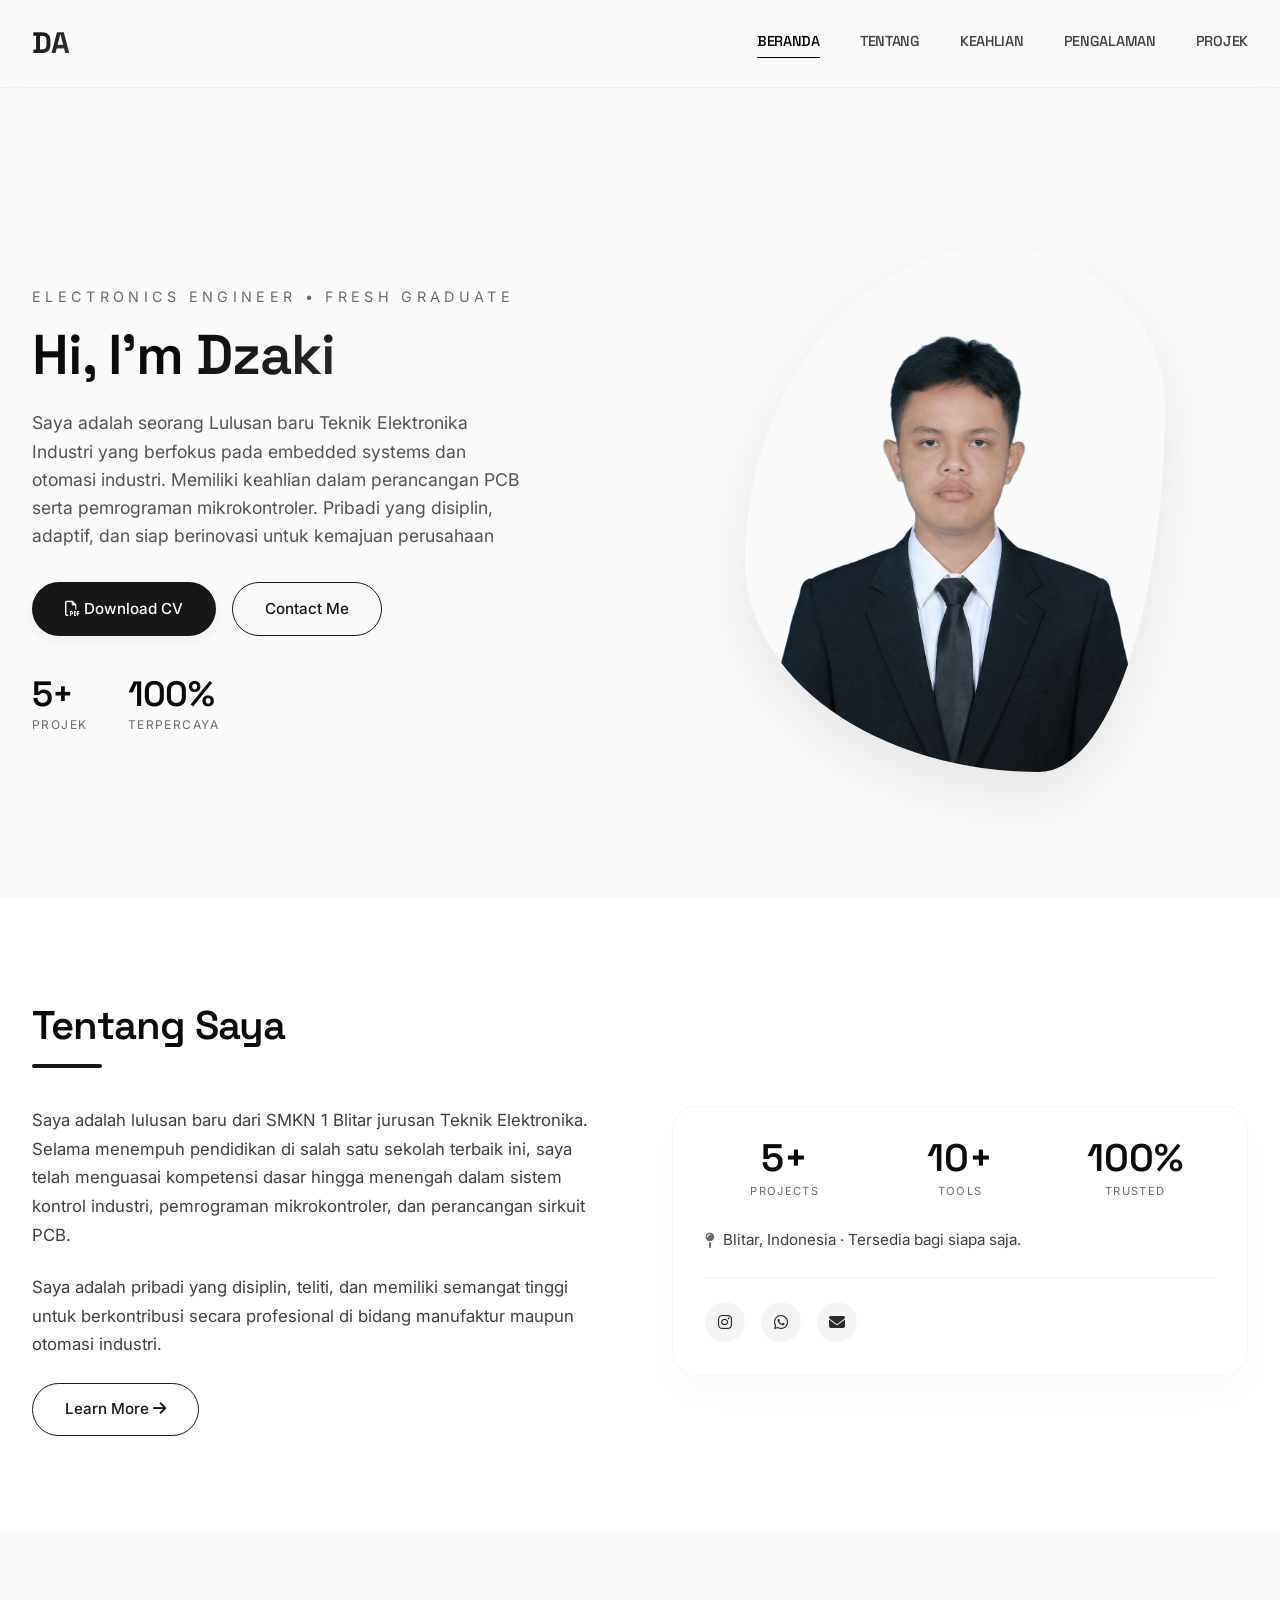
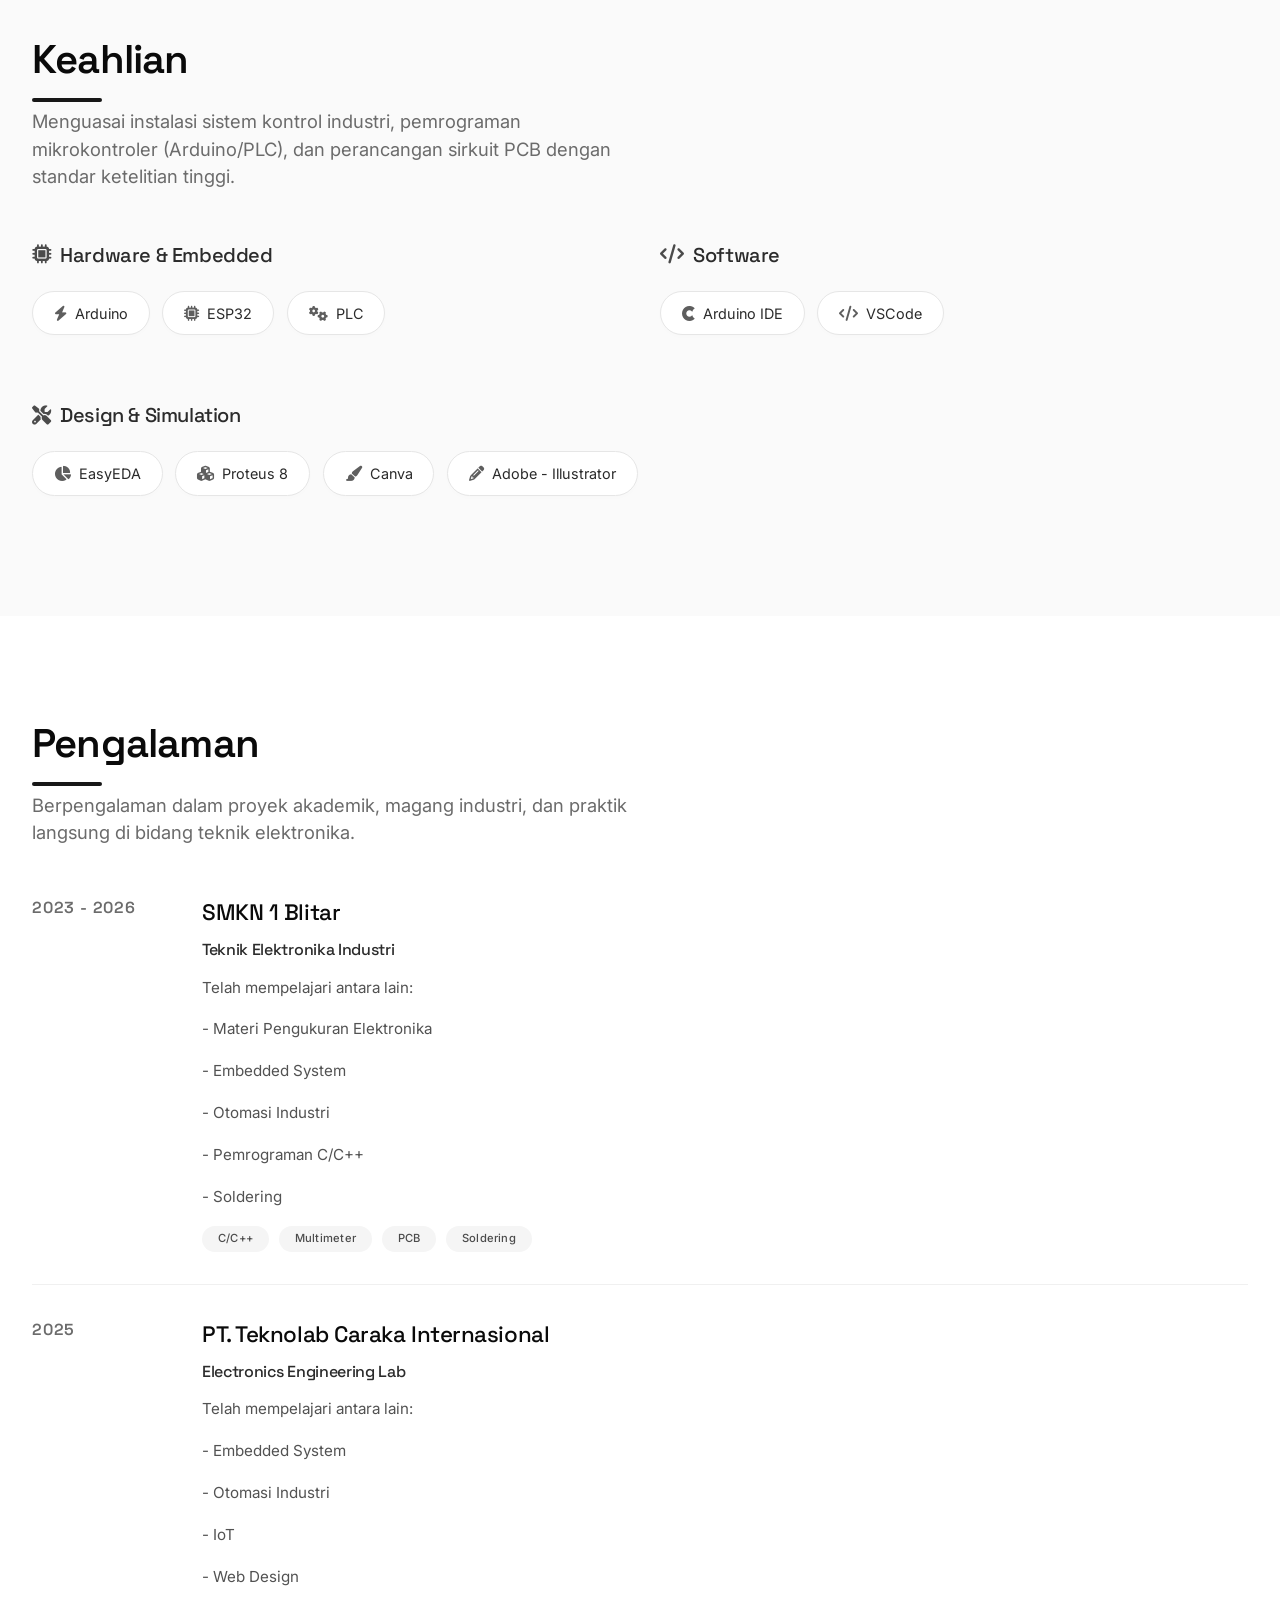
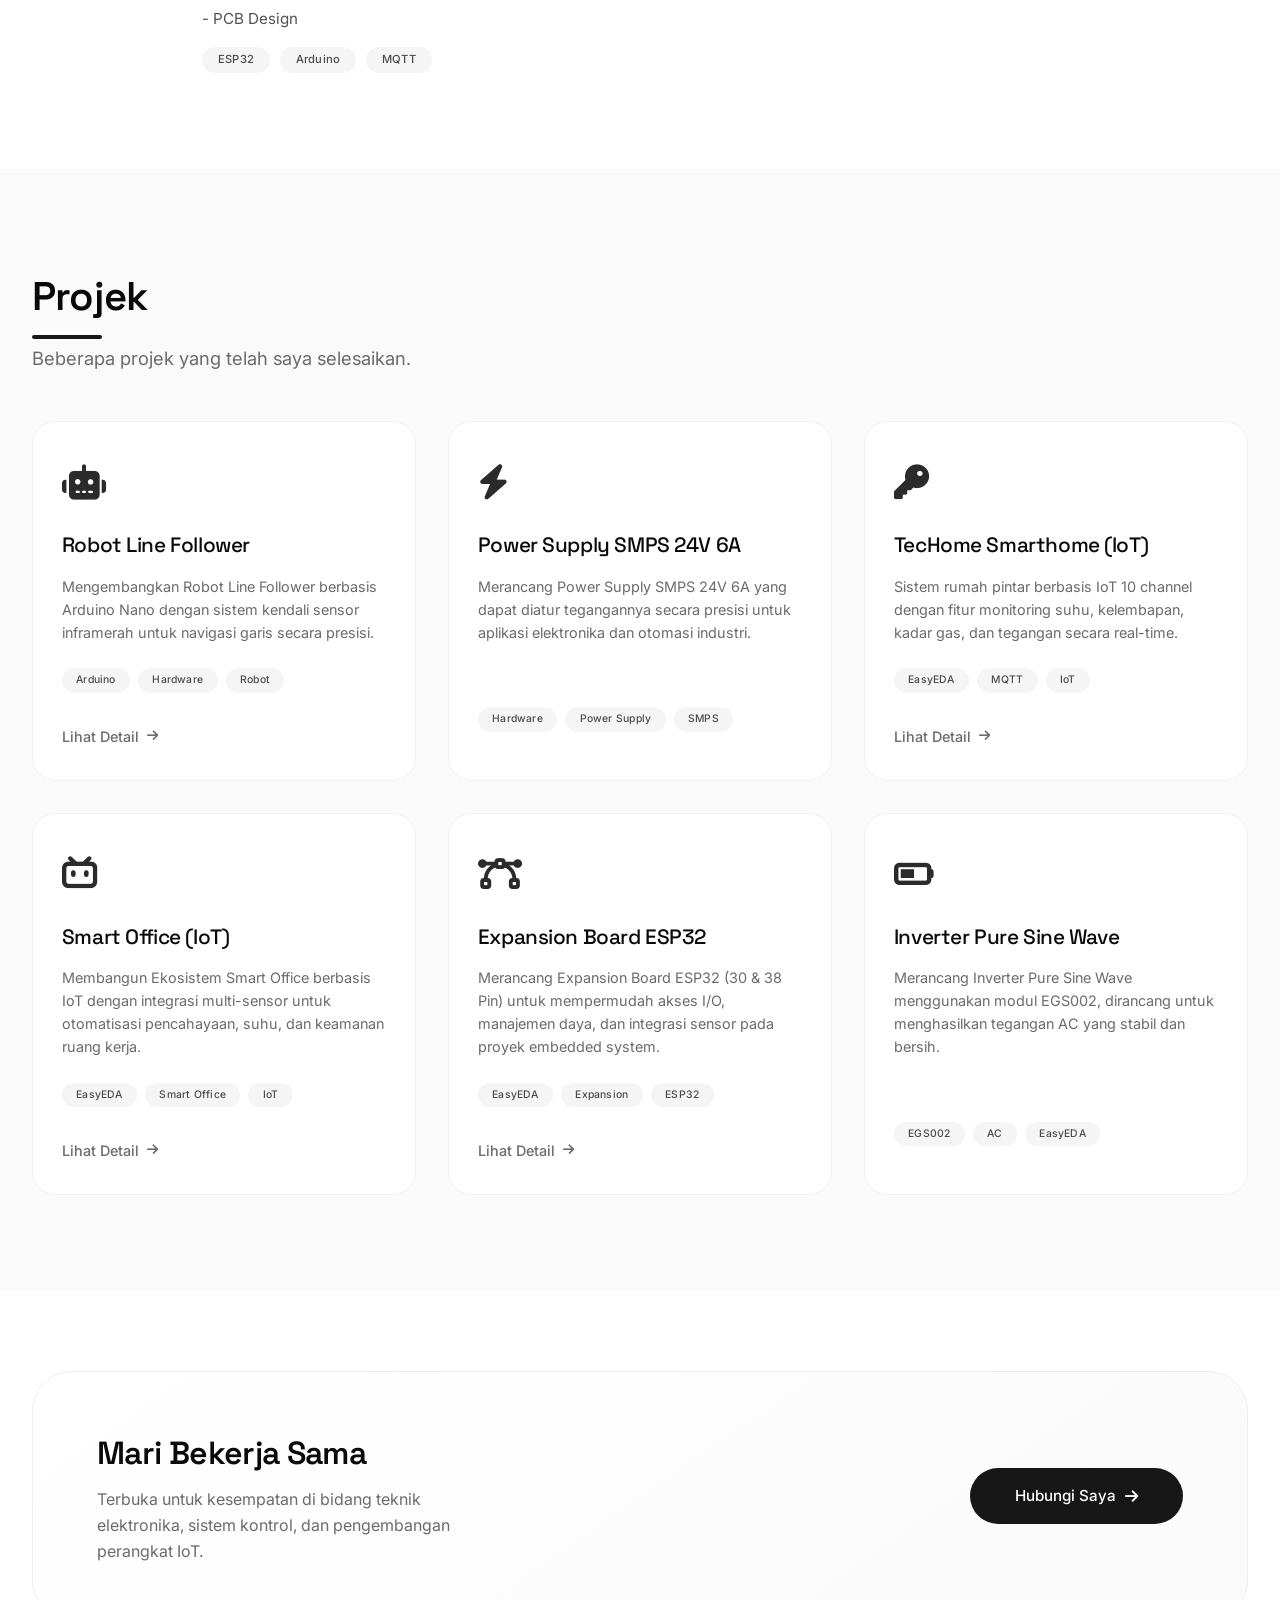
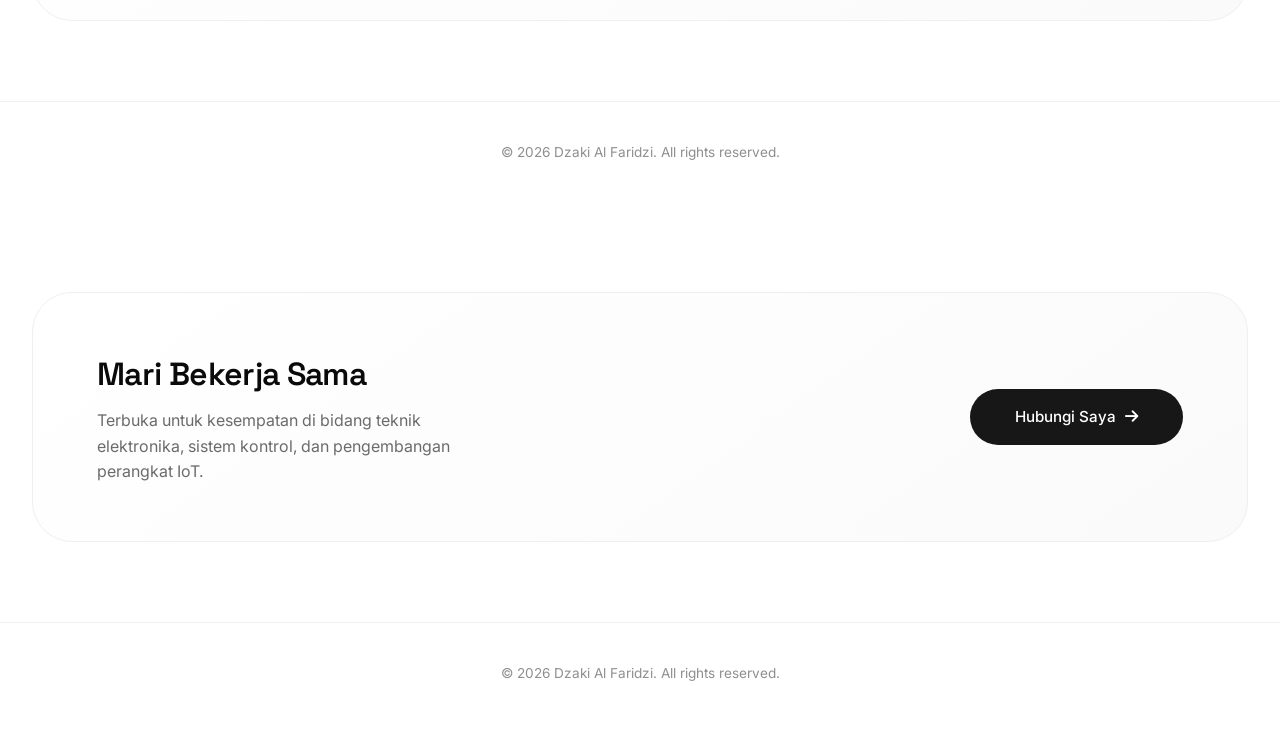
<file: index.html>
<!DOCTYPE html>
<html lang="en">
  <head>
    <meta charset="UTF-8" />
    <meta name="viewport" content="width=device-width, initial-scale=1.0" />
    <title>Electronics Engineer - Dzaki Al Faridzi</title>

    <!-- Font Awesome 6 -->
    <link
      rel="stylesheet"
      href="https://cdnjs.cloudflare.com/ajax/libs/font-awesome/6.4.0/css/all.min.css"
    />

    <!-- Google Fonts -->
    <link
      href="https://fonts.googleapis.com/css2?family=Inter:wght@300;400;500;600;700&family=Space+Grotesk:wght@400;500;600&display=swap"
      rel="stylesheet"
    />

    <!-- Custom CSS -->
    <link rel="stylesheet" href="style.css" />
  </head>
  <body>
    <!-- HEADER / NAVIGATION -->
    <header>
      <div class="container">
        <nav>
          <a href="#home" class="logo">DA</a>
          <div class="nav-links">
            <a href="#home" class="nav-link active">Beranda</a>
            <a href="#about" class="nav-link">Tentang</a>
            <a href="#skills" class="nav-link">Keahlian</a>
            <a href="#experience" class="nav-link">Pengalaman</a>
            <a href="#projects" class="nav-link">Projek</a>
          </div>
          <div class="hamburger">
            <span></span>
            <span></span>
            <span></span>
          </div>
        </nav>
      </div>
    </header>

    <main>
      <!-- HOME SECTION -->
      <section id="home" class="hero-section">
        <div class="container">
          <div class="hero">
            <div class="hero-content">
              <span class="hero-subtitle"
                >Electronics Engineer • Fresh Graduate</span
              >
              <h1 class="hero-title">
                Hi, I'm <span class="highlight">Dzaki</span>
              </h1>
              <p class="hero-description">
                Saya adalah seorang Lulusan baru Teknik Elektronika Industri yang
                berfokus pada embedded systems dan otomasi industri. Memiliki
                keahlian dalam perancangan PCB serta pemrograman mikrokontroler.
                Pribadi yang disiplin, adaptif, dan siap berinovasi untuk
                kemajuan perusahaan
              </p>
              <div class="hero-cta">
                <a href="#" class="btn btn-primary" id="download-cv-btn">
                  <i class="far fa-file-pdf"></i> Download CV
                </a>
                <a href="#contact" class="btn btn-outline">Contact Me</a>
              </div>
              <div class="hero-stats">
                <div class="stat-item">
                  <h3 class="stat-number">5+</h3>
                  <p class="stat-label">Projek</p>
                </div>
                <div class="stat-item">
                  <h3 class="stat-number">100%</h3>
                  <p class="stat-label">Terpercaya</p>
                </div>
              </div>
            </div>
            <div class="hero-visual">
              <img src="assets/images/jakii2.png" alt="Dzaki Photo" class="hero-image" />
            </div>
          </div>
        </div>
      </section>

      <!-- ABOUT SECTION -->
      <section id="about" class="about-section">
        <div class="container">
          <h2 class="section-title">Tentang Saya</h2>
          <div class="about-grid">
            <div class="about-text">
              <p class="about-paragraph">
                Saya adalah lulusan baru dari SMKN 1 Blitar
                jurusan Teknik Elektronika. Selama menempuh pendidikan di salah
                satu sekolah terbaik ini, saya telah menguasai kompetensi
                dasar hingga menengah dalam sistem kontrol industri, pemrograman
                mikrokontroler, dan perancangan sirkuit PCB.
              </p>
              <p class="about-paragraph">
                Saya adalah pribadi yang disiplin, teliti, dan memiliki semangat
                tinggi untuk berkontribusi secara profesional di bidang
                manufaktur maupun otomasi industri.
              </p>
              <a href="#" class="btn-outline btn" id="learn-more-btn">
                Learn More <i class="fas fa-arrow-right"></i>
              </a>
            </div>
            <div class="experience-badge">
              <div class="exp-stats">
                <div class="exp-stat">
                  <div class="number">5+</div>
                  <div class="label">Projects</div>
                </div>
                <div class="exp-stat">
                  <div class="number">10+</div>
                  <div class="label">Tools</div>
                </div>
                <div class="exp-stat">
                  <div class="number">100%</div>
                  <div class="label">Trusted</div>
                </div>
              </div>
              <div class="location-info">
                <i class="fas fa-map-pin"></i>
                <span>Blitar, Indonesia · Tersedia bagi siapa saja.</span>
              </div>
              <div class="social-links">
                <a href="#" class="social-link" aria-label="Instagram">
                  <i class="fa-brands fa-instagram"></i>
                </a>
                <a href="#" class="social-link" aria-label="WhatsApp">
                  <i class="fa-brands fa-whatsapp"></i>
                </a>
                <a href="#" class="social-link" aria-label="Email">
                  <i class="fas fa-envelope"></i>
                </a>
              </div>
            </div>
          </div>
        </div>
      </section>

      <!-- SKILLS SECTION -->
      <section id="skills" class="skills-section">
        <div class="container">
          <h2 class="section-title">Keahlian</h2>
          <p class="section-subhead">
            Menguasai instalasi sistem kontrol industri, pemrograman
            mikrokontroler (Arduino/PLC), dan perancangan sirkuit PCB dengan
            standar ketelitian tinggi.
          </p>

          <div class="skills-grid">
            <div class="skills-category">
              <h3 class="category-title">
                <i class="fas fa-microchip"></i> Hardware & Embedded
              </h3>
              <div class="skill-tags">
                <span class="skill-tag">
                  <i class="fas fa-bolt"></i> Arduino
                </span>
                <span class="skill-tag">
                  <i class="fas fa-microchip"></i> ESP32
                </span>
                <span class="skill-tag"> <i class="fas fa-cogs"></i> PLC </span>
              </div>
            </div>

            <div class="skills-category">
              <h3 class="category-title">
                <i class="fas fa-code"></i> Software
              </h3>
              <div class="skill-tags">
                <span class="skill-tag">
                  <i class="fa-brands fa-cuttlefish"></i> Arduino IDE
                </span>
                <span class="skill-tag">
                  <i class="fa-solid fa-code"></i> VSCode
                </span>
              </div>
            </div>
          </div>

          <div class="skills-category design-skills">
            <h3 class="category-title">
              <i class="fas fa-tools"></i> Design & Simulation
            </h3>
            <div class="skill-tags">
              <span class="skill-tag">
                <i class="fas fa-chart-pie"></i> EasyEDA
              </span>
              <span class="skill-tag">
                <i class="fas fa-cubes"></i> Proteus 8
              </span>
              <span class="skill-tag">
                <i class="fas fa-paint-brush"></i> Canva
              </span>
              <span class="skill-tag">
                <i class="fa-solid fa-pencil"></i> Adobe - Illustrator
              </span>
            </div>
          </div>
        </div>
      </section>

      <!-- EXPERIENCE SECTION -->
      <section id="experience" class="experience-section">
        <div class="container">
          <h2 class="section-title">Pengalaman</h2>
          <p class="section-subhead">
            Berpengalaman dalam proyek akademik, magang industri, dan praktik
            langsung di bidang teknik elektronika.
          </p>

          <div class="exp-item">
            <div class="exp-year">2023 - 2026</div>
            <div class="exp-detail">
              <h4 class="exp-title">SMKN 1 Blitar</h4>
              <h5 class="exp-company">Teknik Elektronika Industri</h5>
              <p class="exp-description">Telah mempelajari antara lain:</p>
              <p class="exp-description">- Materi Pengukuran Elektronika</p>
              <p class="exp-description">- Embedded System</p>
              <p class="exp-description">- Otomasi Industri</p>
              <p class="exp-description">- Pemrograman C/C++</p>
              <p class="exp-description">- Soldering</p>
              <div class="exp-tags">
                <span>C/C++</span>
                <span>Multimeter</span>
                <span>PCB</span>
                <span>Soldering</span>
              </div>
            </div>
          </div>

          <div class="exp-timeline">
            <div class="exp-item">
              <div class="exp-year">2025</div>
              <div class="exp-detail">
                <h4 class="exp-title">PT. Teknolab Caraka Internasional</h4>
                <h5 class="exp-company">Electronics Engineering Lab</h5>
                <p class="exp-description">Telah mempelajari antara lain:</p>
                <p class="exp-description">- Embedded System</p>
                <p class="exp-description">- Otomasi Industri</p>
                <p class="exp-description">- IoT</p>
                <p class="exp-description">- Web Design</p>
                <p class="exp-description">- PCB Design</p>
                <div class="exp-tags">
                  <span>ESP32</span>
                  <span>Arduino</span>
                  <span>MQTT</span>
                </div>
              </div>
            </div>
          </div>
        </div>
      </section>

     
      <!-- PROJECTS SECTION - DIPERBAIKI -->
      <section id="projects" class="projects-section">
        <div class="container">
          <h2 class="section-title">Projek</h2>
          <p class="section-subhead">
            Beberapa projek yang telah saya selesaikan.
          </p>

          <div class="projects-grid">
            <!-- Robot Line Follower -->
            <a href="projects/line-follower.html" class="project-card-link">
              <div class="project-card">
                <!-- PERBAIKAN: Path gambar yang benar -->
            
                <div class="project-icon">
                  <i class="fa-solid fa-robot"></i>
                </div>
                <h4 class="project-title">Robot Line Follower</h4>
                <p class="project-description">
                  Mengembangkan Robot Line Follower berbasis Arduino Nano dengan
                  sistem kendali sensor inframerah untuk navigasi garis secara presisi.
                </p>
                <div class="project-tags">
                  <span>Arduino</span>
                  <span>Hardware</span>
                  <span>Robot</span>
                </div>
                <span class="project-link-text">
                  Lihat Detail <i class="fas fa-arrow-right"></i>
                </span>
              </div>
            </a>

            <!-- Power Supply SMPS -->
            <a href="projects/smps.html" class="project-card-link">
              <div class="project-card">
               
                <div class="project-icon">
                  <i class="fa-solid fa-bolt"></i>
                </div>
                <h4 class="project-title">Power Supply SMPS 24V 6A</h4>
                <p class="project-description">
                  Merancang Power Supply SMPS 24V 6A yang dapat diatur tegangannya
                  secara presisi untuk aplikasi elektronika dan otomasi industri.
                </p>
                <div class="project-tags">
                  <span>Hardware</span>
                  <span>Power Supply</span>
                  <span>SMPS</span>
                </div>
               
              </div>
            </a>

            <!-- TecHome Smarthome -->
            <a href="projects/techome.html" class="project-card-link">
              <div class="project-card">
      
                <div class="project-icon">
                  <i class="fa-solid fa-key"></i>
                </div>
                <h4 class="project-title">TecHome Smarthome (IoT)</h4>
                <p class="project-description">
                  Sistem rumah pintar berbasis IoT 10 channel dengan fitur
                  monitoring suhu, kelembapan, kadar gas, dan tegangan secara real-time.
                </p>
                <div class="project-tags">
                  <span>EasyEDA</span>
                  <span>MQTT</span>
                  <span>IoT</span>
                </div>
                <span class="project-link-text">
                  Lihat Detail <i class="fas fa-arrow-right"></i>
                </span>
              </div>
            </a>

            <!-- Smart Office -->
            <a href="projects/smartoffice.html" class="project-card-link">
              <div class="project-card">
              
                <div class="project-icon">
                  <i class="fa-brands fa-bilibili"></i>
                </div>
                <h4 class="project-title">Smart Office (IoT)</h4>
                <p class="project-description">
                  Membangun Ekosistem Smart Office berbasis IoT dengan integrasi
                  multi-sensor untuk otomatisasi pencahayaan, suhu, dan keamanan ruang kerja.
                </p>
                <div class="project-tags">
                  <span>EasyEDA</span>
                  <span>Smart Office</span>
                  <span>IoT</span>
                </div>
                <span class="project-link-text">
                  Lihat Detail <i class="fas fa-arrow-right"></i>
                </span>
              </div>
            </a>

            <!-- Expansion Board -->
            <a href="projects/expansion.html" class="project-card-link">
              <div class="project-card">
             
                <div class="project-icon">
                  <i class="fa-solid fa-bezier-curve"></i>
                </div>
                <h4 class="project-title">Expansion Board ESP32</h4>
                <p class="project-description">
                  Merancang Expansion Board ESP32 (30 & 38 Pin) untuk mempermudah
                  akses I/O, manajemen daya, dan integrasi sensor pada proyek embedded system.
                </p>
                <div class="project-tags">
                  <span>EasyEDA</span>
                  <span>Expansion</span>
                  <span>ESP32</span>
                </div>
                <span class="project-link-text">
                  Lihat Detail <i class="fas fa-arrow-right"></i>
                </span>
              </div>
            </a>

            <!-- Inverter EGS002 -->
            <a href="projects/inverter.html" class="project-card-link">
              <div class="project-card">
               
                <div class="project-icon">
                  <i class="fa-solid fa-battery-half"></i>
                </div>
                <h4 class="project-title">Inverter Pure Sine Wave</h4>
                <p class="project-description">
                  Merancang Inverter Pure Sine Wave menggunakan modul EGS002,
                  dirancang untuk menghasilkan tegangan AC yang stabil dan bersih.
                </p>
                <div class="project-tags">
                  <span>EGS002</span>
                  <span>AC</span>
                  <span>EasyEDA</span>
                </div>
              
              </div>
            </a>
          </div>
        </div>
      </section>

      <!-- CONTACT SECTION -->
      <section id="contact" class="contact-section">
        <div class="container">
          <div class="contact-wrapper">
            <div class="contact-left">
              <h2 class="contact-title">Mari Bekerja Sama</h2>
              <p class="contact-subtitle">
                Terbuka untuk kesempatan di bidang teknik elektronika, sistem
                kontrol, dan pengembangan perangkat IoT.
              </p>
            </div>
            <div class="contact-right">
              <a href="#" class="btn-contact" id="get-in-touch-btn">
                Hubungi Saya <i class="fas fa-arrow-right"></i>
              </a>
            </div>
          </div>
        </div>
      </section>
    </main>

    <!-- FOOTER -->
    <footer>
      <div class="container">
        <div class="footer-content">
          <p>&copy; 2026 Dzaki Al Faridzi. All rights reserved.</p>
        </div>
      </div>
    </footer>

    <!-- Custom JavaScript -->
    <script src="main.js"></script>
  </body>
</html>

      <!-- CONTACT SECTION -->
      <section id="contact" class="contact-section">
        <div class="container">
          <div class="contact-wrapper">
            <div class="contact-left">
              <h2 class="contact-title">Mari Bekerja Sama</h2>
              <p class="contact-subtitle">
                Terbuka untuk kesempatan di bidang teknik elektronika, sistem
                kontrol, dan pengembangan perangkat IoT.
              </p>
            </div>
            <div class="contact-right">
              <a href="#" class="btn-contact" id="get-in-touch-btn">
                Hubungi Saya <i class="fas fa-arrow-right"></i>
              </a>
            </div>
          </div>
        </div>
      </section>
    </main>

    <!-- FOOTER -->
    <footer>
      <div class="container">
        <div class="footer-content">
          <p>&copy; 2026 Dzaki Al Faridzi. All rights reserved.</p>
        </div>
      </div>
    </footer>

    <!-- Custom JavaScript -->
    <script src="main.js"></script>
  </body>
</html>
</file>
<file: style.css>
/* ========================================
   RESET & BASE STYLES
   ======================================== */
* {
    margin: 0;
    padding: 0;
    box-sizing: border-box;
}

html {
    scroll-behavior: smooth;
    font-size: 16px;
}

body {
    font-family: "Inter", sans-serif;
    background-color: #fafafa;
    color: #171717;
    line-height: 1.6;
    overflow-x: hidden;
}

h1,
h2,
h3,
h4,
h5,
h6,
.logo,
.nav-links a,
.hero-title,
.section-title,
.exp-title,
.project-title {
    font-family: "Space Grotesk", sans-serif;
    font-weight: 500;
    letter-spacing: -0.02em;
}

a {
    text-decoration: none;
    color: inherit;
    transition: all 0.2s ease;
}

ul {
    list-style: none;
}

img {
    max-width: 100%;
    height: auto;
}

.container {
    max-width: 1280px;
    margin: 0 auto;
    padding: 0 2rem;
}

/* ========================================
   TYPOGRAPHY & UTILITIES
   ======================================== */
.section-title {
    font-size: 2.5rem;
    font-weight: 600;
    margin-bottom: 1rem;
    position: relative;
    display: inline-block;
    color: #0a0a0a;
}

.section-title::after {
    content: "";
    position: absolute;
    bottom: -10px;
    left: 0;
    width: 70px;
    height: 4px;
    background: #171717;
    border-radius: 2px;
}

.section-subhead {
    color: #6b6b6b;
    margin-bottom: 3rem;
    font-size: 1.15rem;
    max-width: 600px;
    line-height: 1.5;
}

.highlight {
    background: linear-gradient(135deg, #0a0a0a 0%, #2b2b2b 100%);
    -webkit-background-clip: text;
    -webkit-text-fill-color: transparent;
    background-clip: text;
}

/* ========================================
   BUTTONS
   ======================================== */
.btn {
    display: inline-block;
    padding: 0.85rem 2rem;
    border-radius: 40px;
    font-weight: 500;
    font-size: 0.95rem;
    transition: all 0.25s cubic-bezier(0.02, 0.01, 0.21, 1);
    border: 1.5px solid transparent;
    cursor: pointer;
    text-align: center;
}

.btn-primary {
    background: #171717;
    color: white;
    box-shadow: 0 4px 12px rgba(0, 0, 0, 0.05);
}

.btn-primary:hover {
    background: #2b2b2b;
    transform: translateY(-3px);
    box-shadow: 0 12px 24px rgba(0, 0, 0, 0.08);
}

.btn-outline {
    border: 1.5px solid #171717;
    color: #171717;
    background: transparent;
}

.btn-outline:hover {
    background: #171717;
    color: white;
    transform: translateY(-3px);
}

/* ========================================
   HEADER & NAVIGATION
   ======================================== */
header {
    padding: 1.25rem 0;
    border-bottom: 1px solid rgba(0, 0, 0, 0.04);
    background-color: rgba(250, 250, 250, 0.85);
    backdrop-filter: blur(12px);
    -webkit-backdrop-filter: blur(12px);
    position: sticky;
    top: 0;
    z-index: 1000;
    transition: all 0.3s ease;
}

header.scrolled {
    padding: 0.75rem 0;
    box-shadow: 0 4px 20px rgba(0, 0, 0, 0.02);
}

nav {
    display: flex;
    justify-content: space-between;
    align-items: center;
}

.logo {
    font-size: 1.85rem;
    font-weight: 700;
    background: linear-gradient(135deg, #0a0a0a 0%, #3b3b3b 100%);
    -webkit-background-clip: text;
    -webkit-text-fill-color: transparent;
    background-clip: text;
    letter-spacing: -0.03em;
}

.nav-links {
    display: flex;
    gap: 2.5rem;
    align-items: center;
}

.nav-link {
    font-size: 0.9rem;
    font-weight: 500;
    text-transform: uppercase;
    letter-spacing: 0.08em;
    color: #404040;
    padding-bottom: 0.25rem;
    border-bottom: 1.5px solid transparent;
    transition: all 0.2s;
}

.nav-link:hover,
.nav-link.active {
    color: #000;
    border-bottom-color: #000;
}

.hamburger {
    display: none;
    flex-direction: column;
    gap: 6px;
    cursor: pointer;
}

.hamburger span {
    width: 26px;
    height: 2px;
    background: #171717;
    transition: all 0.3s;
    border-radius: 2px;
}

/* ========================================
   HERO SECTION
   ======================================== */
.hero-section {
    padding: 5rem 0 3rem;
    min-height: 90vh;
    display: flex;
    align-items: center;
}

.hero {
    display: grid;
    grid-template-columns: 1fr 1.1fr;
    gap: 4rem;
    align-items: center;
}

.hero-subtitle {
    font-size: 0.9rem;
    text-transform: uppercase;
    letter-spacing: 0.3em;
    color: #6b6b6b;
    margin-bottom: 1rem;
    display: block;
}

.hero-title {
    font-size: 3.5rem;
    font-weight: 600;
    line-height: 1.1;
    margin-bottom: 1.5rem;
    color: #0a0a0a;
}

.hero-description {
    color: #525252;
    margin-bottom: 2rem;
    font-size: 1.1rem;
    max-width: 90%;
}

.hero-cta {
    display: flex;
    gap: 1rem;
    align-items: center;
    margin-bottom: 2.5rem;
}

.hero-stats {
    display: flex;
    gap: 2.5rem;
}

.stat-item {
    display: flex;
    flex-direction: column;
}

.stat-number {
    font-size: 2.2rem;
    font-weight: 600;
    color: #0a0a0a;
    line-height: 1;
    margin-bottom: 0.25rem;
}

.stat-label {
    font-size: 0.75rem;
    text-transform: uppercase;
    letter-spacing: 0.12em;
    color: #6b6b6b;
}

.hero-visual {
    width: 420px;
    aspect-ratio: 4 / 5;
    max-width: 100%;
    position: relative;
    overflow: hidden;
    margin-left: 100px;
    border-radius: 60% 40% 30% 70% / 60% 30% 70% 40%;
    box-shadow: 0 25px 50px rgba(0, 0, 0, 0.08);
    animation: morphing 15s ease-in-out infinite;
}

.hero-image {
    width: 100%;
    height: 100%;
    object-fit: cover;
}

@keyframes morphing {
    0% { border-radius: 60% 40% 30% 70% / 60% 30% 70% 40%; }
    50% { border-radius: 30% 60% 70% 40% / 50% 60% 30% 60%; }
    100% { border-radius: 60% 40% 30% 70% / 60% 30% 70% 40%; }
}

/* ========================================
   ABOUT SECTION
   ======================================== */
.about-section {
    padding: 6rem 0;
    background-color: white;
}

.about-grid {
    display: grid;
    grid-template-columns: 1fr 1fr;
    gap: 4rem;
    align-items: start;
    margin-top: 2rem;
}

.about-paragraph {
    color: #404040;
    margin-bottom: 1.5rem;
    font-size: 1.05rem;
    line-height: 1.7;
}

.experience-badge {
    background: white;
    padding: 2rem;
    border-radius: 24px;
    box-shadow: 0 20px 35px rgba(0, 0, 0, 0.02);
    border: 1px solid rgba(0, 0, 0, 0.03);
    transition: all 0.3s;
}

.experience-badge:hover {
    box-shadow: 0 25px 40px rgba(0, 0, 0, 0.04);
    border-color: rgba(0, 0, 0, 0.06);
}

.exp-stats {
    display: grid;
    grid-template-columns: repeat(3, 1fr);
    gap: 1rem;
    margin-bottom: 1.75rem;
}

.exp-stat {
    text-align: center;
}

.exp-stat .number {
    font-size: 2.4rem;
    font-weight: 600;
    color: #0a0a0a;
    font-family: "Space Grotesk", sans-serif;
    line-height: 1;
    margin-bottom: 0.3rem;
}

.exp-stat .label {
    font-size: 0.7rem;
    text-transform: uppercase;
    color: #6b6b6b;
    letter-spacing: 0.12em;
}

.location-info {
    display: flex;
    align-items: center;
    gap: 0.5rem;
    color: #404040;
    font-size: 0.95rem;
    margin-bottom: 1.5rem;
    padding-bottom: 1.5rem;
    border-bottom: 1px solid #efefef;
}

.location-info i {
    color: #6b6b6b;
}

.social-links {
    display: flex;
    gap: 1rem;
}

.social-link {
    display: flex;
    align-items: center;
    justify-content: center;
    width: 40px;
    height: 40px;
    border-radius: 50%;
    background: #f5f5f5;
    color: #2b2b2b;
    transition: all 0.2s;
}

.social-link:hover {
    background: #171717;
    color: white;
    transform: translateY(-3px);
}

/* ========================================
   SKILLS SECTION
   ======================================== */
.skills-section {
    padding: 6rem 0;
    background-color: #fafafa;
}

.skills-grid {
    display: grid;
    grid-template-columns: repeat(2, 1fr);
    gap: 2.5rem;
    margin-bottom: 2.5rem;
}

.skills-category {
    margin-bottom: 1.5rem;
}

.category-title {
    font-size: 1.25rem;
    margin-bottom: 1.25rem;
    font-weight: 500;
    color: #2b2b2b;
    display: flex;
    align-items: center;
    gap: 0.6rem;
}

.category-title i {
    font-size: 1.2rem;
    color: #4b4b4b;
}

.skill-tags {
    display: flex;
    flex-wrap: wrap;
    gap: 0.8rem;
}

.skill-tag {
    background: white;
    padding: 0.6rem 1.3rem;
    border-radius: 40px;
    font-size: 0.9rem;
    border: 1px solid #e6e6e6;
    color: #2b2b2b;
    transition: all 0.2s;
    display: flex;
    align-items: center;
    gap: 0.5rem;
    box-shadow: 0 2px 5px rgba(0, 0, 0, 0.01);
}

.skill-tag i {
    font-size: 0.95rem;
    color: #5e5e5e;
}

.skill-tag:hover {
    border-color: #171717;
    background: #fcfcfc;
    transform: translateY(-3px);
    box-shadow: 0 8px 12px rgba(0, 0, 0, 0.03);
}

.skill-tag.highlight {
    background: #171717;
    color: white;
    border-color: #171717;
}

.skill-tag.highlight i {
    color: white;
}

.design-skills {
    margin-top: 1rem;
}

/* ========================================
   EXPERIENCE SECTION
   ======================================== */
.experience-section {
    padding: 6rem 0;
    background-color: white;
}

.exp-timeline {
    display: flex;
    flex-direction: column;
    gap: 2.5rem;
    margin-top: 2rem;
}

.exp-item {
    display: grid;
    grid-template-columns: 130px 1fr;
    gap: 2.5rem;
    padding-bottom: 2rem;
    border-bottom: 1px solid #f0f0f0;
}

.exp-item:last-child {
    border-bottom: none;
    padding-bottom: 0;
}

.exp-year {
    font-weight: 600;
    color: #6b6b6b;
    font-size: 1rem;
    letter-spacing: 0.05em;
    font-family: "Space Grotesk", sans-serif;
}

.exp-title {
    font-size: 1.4rem;
    font-weight: 500;
    margin-bottom: 0.4rem;
    color: #0a0a0a;
}

.exp-company {
    font-weight: 500;
    color: #2b2b2b;
    margin-bottom: 0.75rem;
    font-size: 1rem;
}

.exp-description {
    color: #525252;
    font-size: 0.95rem;
    margin-bottom: 1rem;
    line-height: 1.7;
}

.exp-tags {
    display: flex;
    flex-wrap: wrap;
    gap: 0.6rem;
}

.exp-tags span {
    background: #f5f5f5;
    padding: 0.25rem 1rem;
    border-radius: 30px;
    font-size: 0.7rem;
    color: #4b4b4b;
    letter-spacing: 0.02em;
    font-weight: 500;
}

/* ========================================
   PROJECTS SECTION (HALAMAN UTAMA)
   ======================================== */
.projects-section {
    padding: 6rem 0;
    background-color: #fafafa;
}

.projects-grid {
    display: grid;
    grid-template-columns: repeat(3, 1fr);
    gap: 2rem;
    margin-top: 2rem;
}

.project-card-link {
    text-decoration: none;
    color: inherit;
    display: block;
    transition: all 0.3s ease;
}

.project-card-link:hover {
    transform: translateY(-5px);
}

.project-card {
    position: relative;
    overflow: hidden;
    background: white;
    padding: 2rem 1.8rem;
    border-radius: 24px;
    border: 1px solid #f1f1f1;
    transition: all 0.25s;
    display: flex;
    flex-direction: column;
    height: 100%;
    cursor: pointer;
}

.project-card:hover {
    border-color: #171717;
    box-shadow: 0 25px 40px rgba(0, 0, 0, 0.05);
}

.project-card:hover .project-link-text {
    color: #171717;
    gap: 0.8rem;
}

.project-link-text {
    display: inline-flex;
    align-items: center;
    gap: 0.5rem;
    margin-top: 1rem;
    font-size: 0.9rem;
    font-weight: 500;
    color: #6b6b6b;
    transition: all 0.2s;
}

.project-link-text i {
    font-size: 0.8rem;
    transition: transform 0.2s;
}

.project-card:hover .project-link-text i {
    transform: translateX(5px);
}

.project-bg {
    position: absolute;
    bottom: 0;
    right: 50px;
    width: 70%;
    opacity: 20%;
    pointer-events: none;
    z-index: 0;
}

.project-card > *:not(.project-bg) {
    position: relative;
    z-index: 1;
}

.project-icon {
    font-size: 2.2rem;
    margin-bottom: 1.2rem;
    color: #2b2b2b;
}

.project-title {
    font-size: 1.3rem;
    font-weight: 500;
    margin-bottom: 0.75rem;
    color: #0a0a0a;
}

.project-description {
    color: #6b6b6b;
    font-size: 0.9rem;
    margin-bottom: 1.5rem;
    line-height: 1.6;
    flex: 1;
}

.project-tags {
    display: flex;
    flex-wrap: wrap;
    gap: 0.5rem;
    margin-bottom: 1rem;
}

.project-tags span {
    background: #f5f5f5;
    padding: 0.25rem 0.9rem;
    border-radius: 30px;
    font-size: 0.65rem;
    color: #4b4b4b;
    font-weight: 500;
    letter-spacing: 0.02em;
}

/* ========================================
   PROJECT DETAIL PAGE
   ======================================== */
.project-detail-section {
    padding: 4rem 0 6rem;
    background-color: #fafafa;
}

.project-detail-header {
    margin-bottom: 3rem;
}

.back-button {
    display: inline-flex;
    align-items: center;
    gap: 0.5rem;
    color: #6b6b6b;
    font-size: 0.95rem;
    margin-bottom: 2rem;
    transition: all 0.2s;
    text-decoration: none;
    border: none;
    background: none;
    cursor: pointer;
}

.back-button:hover {
    color: #171717;
    gap: 0.8rem;
}

.project-detail-title {
    font-size: 2.8rem;
    font-weight: 600;
    color: #0a0a0a;
    margin-bottom: 1rem;
    line-height: 1.2;
}

.project-detail-meta {
    display: flex;
    flex-wrap: wrap;
    gap: 2rem;
    margin-bottom: 2rem;
    padding-bottom: 2rem;
    border-bottom: 1px solid #efefef;
}

.meta-item {
    display: flex;
    align-items: center;
    gap: 0.75rem;
}

.meta-item i {
    font-size: 1.2rem;
    color: #4b4b4b;
    width: 24px;
}

.meta-item .meta-label {
    font-size: 0.85rem;
    color: #6b6b6b;
    text-transform: uppercase;
    letter-spacing: 0.05em;
}

.meta-item .meta-value {
    font-weight: 500;
    color: #171717;
}

.project-detail-grid {
    display: grid;
    grid-template-columns: 1.2fr 0.8fr;
    gap: 3rem;
    margin-bottom: 3rem;
}

.project-gallery {
    background: white;
    border-radius: 24px;
    overflow: hidden;
    border: 1px solid #f1f1f1;
    box-shadow: 0 10px 30px rgba(0, 0, 0, 0.02);
}

.main-image-container {
    width: 100%;
    height: 350px;
    overflow: hidden;
    border-bottom: 1px solid #f1f1f1;
}

.main-image {
    width: 100%;
    max-height: 260px;
    object-fit: cover;
}

.thumbnail-grid {
    display: grid;
    grid-template-columns: repeat(4, 1fr);
    gap: 0.5rem;
    padding: 0.5rem;
}

.thumbnail {
    width: 100%;
    height: 70px;
    object-fit: cover;
    cursor: pointer;
    border-radius: 8px;
    opacity: 0.7;
    transition: all 0.2s;
    border: 2px solid transparent;
}

.thumbnail:hover,
.thumbnail.active {
    opacity: 1;
    border-color: #171717;
}

.project-quick-info {
    background: white;
    padding: 2rem;
    border-radius: 24px;
    border: 1px solid #f1f1f1;
    box-shadow: 0 10px 30px rgba(0, 0, 0, 0.02);
}

.info-section {
    margin-bottom: 2rem;
}

.info-section h3 {
    font-size: 1.1rem;
    font-weight: 600;
    margin-bottom: 1rem;
    color: #0a0a0a;
    display: flex;
    align-items: center;
    gap: 0.5rem;
}

.info-section h3 i {
    color: #4b4b4b;
}

.components-list {
    display: flex;
    flex-wrap: wrap;
    gap: 0.8rem;
}

.component-item {
    background: #f5f5f5;
    padding: 0.5rem 1rem;
    border-radius: 30px;
    font-size: 0.9rem;
    color: #2b2b2b;
    display: flex;
    align-items: center;
    gap: 0.5rem;
    transition: all 0.2s;
}

.component-item:hover {
    background: #eaeaea;
    transform: translateY(-2px);
}

.component-item i {
    color: #5e5e5e;
    font-size: 0.85rem;
}

.spec-list {
    list-style: none;
}

.spec-list li {
    display: flex;
    justify-content: space-between;
    padding: 0.75rem 0;
    border-bottom: 1px dashed #efefef;
}

.spec-list li:last-child {
    border-bottom: none;
}

.spec-label {
    color: #6b6b6b;
    font-size: 0.9rem;
}

.spec-value {
    font-weight: 500;
    color: #171717;
}

.difficulty-badge {
    display: inline-block;
    padding: 0.25rem 1rem;
    border-radius: 30px;
    font-size: 0.85rem;
    font-weight: 500;
}

.difficulty-badge.beginner { 
    background: #e6f7e6; 
    color: #2e7d32; 
}

.difficulty-badge.intermediate { 
    background: #fff3e0; 
    color: #f57c00; 
}

.difficulty-badge.advanced { 
    background: #ffebee; 
    color: #c62828; 
}

.project-description-full {
    background: white;
    padding: 3rem;
    border-radius: 24px;
    border: 1px solid #f1f1f1;
    margin-top: 2rem;
}

.description-section {
    margin-bottom: 2.5rem;
}

.description-section h2 {
    font-size: 1.5rem;
    font-weight: 600;
    margin-bottom: 1rem;
    color: #0a0a0a;
}

.description-section p {
    color: #404040;
    line-height: 1.8;
    margin-bottom: 1rem;
}

.features-grid {
    display: grid;
    grid-template-columns: repeat(2, 1fr);
    gap: 1.5rem;
    margin: 1.5rem 0;
}

.feature-item {
    display: flex;
    gap: 1rem;
    align-items: flex-start;
}

.feature-item i {
    font-size: 1.2rem;
    color: #171717;
    background: #f5f5f5;
    padding: 0.8rem;
    border-radius: 12px;
    min-width: 48px;
    text-align: center;
}

.feature-text h4 {
    font-size: 1rem;
    font-weight: 600;
    margin-bottom: 0.25rem;
}

.feature-text p {
    font-size: 0.9rem;
    color: #6b6b6b;
    margin: 0;
}

.code-block {
    background: #1e1e1e;
    border-radius: 12px;
    padding: 1.5rem;
    margin: 1.5rem 0;
    overflow-x: auto;
}

.code-block pre {
    margin: 0;
    color: #d4d4d4;
    font-family: 'Fira Code', monospace;
    font-size: 0.9rem;
}

.project-links {
    display: flex;
    gap: 1rem;
    margin-top: 2rem;
}

.project-link-btn {
    display: inline-flex;
    align-items: center;
    gap: 0.5rem;
    padding: 0.8rem 1.8rem;
    border-radius: 40px;
    font-weight: 500;
    transition: all 0.2s;
    border: 1.5px solid transparent;
    text-decoration: none;
}

.project-link-btn.primary {
    background: #171717;
    color: white;
}

.project-link-btn.primary:hover {
    background: #2b2b2b;
    transform: translateY(-3px);
}

.project-link-btn.secondary {
    border-color: #171717;
    color: #171717;
}

.project-link-btn.secondary:hover {
    background: #171717;
    color: white;
}

.related-projects {
    margin-top: 4rem;
}

.related-projects h2 {
    font-size: 1.8rem;
    font-weight: 600;
    margin-bottom: 2rem;
}

.related-grid {
    display: grid;
    grid-template-columns: repeat(3, 1fr);
    gap: 2rem;
}

/* ========================================
   CONTACT SECTION
   ======================================== */
.contact-section {
    padding: 5rem 0;
    background-color: white;
}

.contact-wrapper {
    background: linear-gradient(145deg, #ffffff, #fafafa);
    border-radius: 40px;
    padding: 3.5rem 4rem;
    border: 1px solid #efefef;
    display: flex;
    justify-content: space-between;
    align-items: center;
    transition: all 0.3s;
}

.contact-wrapper:hover {
    box-shadow: 0 30px 45px rgba(0, 0, 0, 0.02);
}

.contact-title {
    font-size: 2rem;
    font-weight: 600;
    margin-bottom: 0.5rem;
    color: #0a0a0a;
}

.contact-subtitle {
    color: #6b6b6b;
    font-size: 1rem;
    max-width: 400px;
}

.btn-contact {
    background: #171717;
    color: white;
    padding: 1rem 2.8rem;
    border-radius: 50px;
    font-weight: 500;
    display: inline-flex;
    align-items: center;
    gap: 0.6rem;
    transition: all 0.25s;
    border: none;
    cursor: pointer;
    font-size: 0.95rem;
    text-decoration: none;
}

.btn-contact:hover {
    background: #3b3b3b;
    gap: 1.2rem;
    transform: scale(1.02);
}

/* ========================================
   FOOTER
   ======================================== */
footer {
    padding: 2.5rem 0 3rem;
    background-color: white;
    border-top: 1px solid #efefef;
}

.footer-content {
    display: flex;
    justify-content: center;
    align-items: center;
    color: #8f8f8f;
    font-size: 0.85rem;
}

.footer-credit i {
    color: #ff6b6b;
    margin: 0 0.2rem;
}

/* ========================================
   ANIMATIONS
   ======================================== */
@keyframes fadeInUp {
    from {
        opacity: 0;
        transform: translateY(30px);
    }
    to {
        opacity: 1;
        transform: translateY(0);
    }
}

.hero-content,
.about-grid,
.skills-grid,
.exp-timeline,
.projects-grid {
    animation: fadeInUp 0.8s ease-out;
}

/* ========================================
   RESPONSIVE DESIGN
   ======================================== */
@media (max-width: 1024px) {
    .hero-title {
        font-size: 3rem;
    }

    .projects-grid {
        grid-template-columns: repeat(2, 1fr);
    }
    
    .related-grid {
        grid-template-columns: repeat(2, 1fr);
    }
}

@media (max-width: 900px) {
    .hero {
        grid-template-columns: 1fr;
        gap: 3rem;
    }

    .hero-visual {
        margin-left: 0;
        width: 320px;
        margin: 0 auto;
    }

    .about-grid {
        grid-template-columns: 1fr;
        gap: 2.5rem;
    }

    .skills-grid {
        grid-template-columns: 1fr;
    }
    
    .project-detail-grid {
        grid-template-columns: 1fr;
    }
    
    .features-grid {
        grid-template-columns: 1fr;
    }

    .contact-wrapper {
        flex-direction: column;
        text-align: center;
        gap: 2rem;
        padding: 2.5rem;
    }

    .section-title {
        font-size: 2rem;
    }
}

@media (max-width: 768px) {
    .nav-links {
        position: fixed;
        top: 70px;
        left: 0;
        width: 100%;
        background: rgba(250, 250, 250, 0.98);
        backdrop-filter: blur(12px);
        flex-direction: column;
        padding: 2rem;
        gap: 1.5rem;
        border-bottom: 1px solid #efefef;
        transform: translateY(-150%);
        opacity: 0;
        transition: all 0.4s;
        box-shadow: 0 10px 20px rgba(0, 0, 0, 0.02);
    }

    .nav-links.active {
        transform: translateY(0);
        opacity: 1;
    }

    .hamburger {
        display: flex;
    }

    .hamburger.active span:nth-child(1) {
        transform: rotate(45deg) translate(6px, 6px);
    }

    .hamburger.active span:nth-child(2) {
        opacity: 0;
    }

    .hamburger.active span:nth-child(3) {
        transform: rotate(-45deg) translate(6px, -6px);
    }

    .hero-title {
        font-size: 2.5rem;
    }

    .exp-item {
        grid-template-columns: 1fr;
        gap: 0.75rem;
    }

    .projects-grid {
        grid-template-columns: 1fr;
    }
    
    .related-grid {
        grid-template-columns: 1fr;
    }
    
    .project-links {
        flex-direction: column;
    }

    .footer-content {
        flex-direction: column;
        gap: 0.5rem;
        text-align: center;
    }
}

@media (max-width: 480px) {
    .container {
        padding: 0 1.5rem;
    }

    .hero-title {
        font-size: 2rem;
    }

    .hero-stats {
        gap: 1.5rem;
    }

    .stat-number {
        font-size: 1.8rem;
    }

    .btn {
        padding: 0.7rem 1.5rem;
    }

    .contact-wrapper {
        padding: 2rem 1.5rem;
    }

    .btn-contact {
        padding: 0.9rem 2rem;
    }
    
    .project-detail-title {
        font-size: 2rem;
    }
}

/* ========================================
PROJECT DETAIL PAGE
======================================== */

.project-detail-container {
  max-width: 1200px;
  margin: 0 auto;
}

/* HEADER */

.project-detail-header {
  margin-bottom: 3rem;
}

.back-button {
  display: inline-flex;
  align-items: center;
  gap: 0.5rem;
  color: #6b6b6b;
  font-size: 0.95rem;
  margin-bottom: 2rem;
  text-decoration: none;
  transition: 0.2s;
}

.back-button:hover {
  color: #171717;
  gap: 0.8rem;
}

.project-detail-title {
  font-size: 2.8rem;
  font-weight: 600;
  color: #0a0a0a;
  margin-bottom: 1rem;
  line-height: 1.2;
}

/* META INFO */

.project-detail-meta {
  display: flex;
  flex-wrap: wrap;
  gap: 2rem;
  margin-bottom: 2rem;
  padding-bottom: 2rem;
  border-bottom: 1px solid #efefef;
}

.meta-item {
  display: flex;
  align-items: center;
  gap: 0.75rem;
  color: #404040;
}

/* GRID LAYOUT */

.project-detail-grid {
  display: grid;
  grid-template-columns: 1.2fr 0.8fr;
  gap: 3rem;
  margin-bottom: 3rem;
}

/* PROJECT IMAGE */

.project-gallery {
 display:flex;
justify-content:center;
align-items:center;
background:white;
border-radius:20px;
padding:20px;
border:1px solid #f1f1f1;
}

.main-image {
width:100%;
height:auto;
max-height:500px;
object-fit:contain;
border-radius:16px;
}

/* QUICK INFO */

.project-quick-info {
  background: white;
  padding: 2rem;
  border-radius: 24px;
  border: 1px solid #f1f1f1;
}

/* COMPONENT LIST */

.components-list {
  display: flex;
  flex-wrap: wrap;
  gap: 0.8rem;
  margin-top: 1rem;
}

.component-item {
  background: #f5f5f5;
  padding: 0.5rem 1rem;
  border-radius: 30px;
  font-size: 0.9rem;
  display: flex;
  align-items: center;
  gap: 0.5rem;
}

/* SPEC LIST */

.spec-list {
  list-style: none;
  margin-top: 1rem;
}

.spec-list li {
  display: flex;
  justify-content: space-between;
  padding: 0.75rem 0;
  border-bottom: 1px dashed #efefef;
}

/* DESCRIPTION SECTION */

.project-description-full {
  background: white;
  padding: 3rem;
  border-radius: 24px;
  border: 1px solid #f1f1f1;
  margin-top: 2rem;
}

.description-section {
  margin-bottom: 2.5rem;
}

.description-section h2 {
  font-size: 1.5rem;
  font-weight: 600;
  margin-bottom: 1rem;
}

.description-section p {
  line-height: 1.7;
  color: #404040;
}

/* FEATURES */

.features-grid {
  display: grid;
  grid-template-columns: repeat(2, 1fr);
  gap: 1.5rem;
  margin-top: 1.5rem;
}

.feature-item {
  display: flex;
  gap: 1rem;
}

.feature-item i {
  font-size: 1.2rem;
  background: #f5f5f5;
  padding: 0.8rem;
  border-radius: 12px;
}

.feature-text h4 {
  font-size: 1rem;
  margin-bottom: 0.25rem;
}

.feature-text p {
  font-size: 0.9rem;
  color: #6b6b6b;
}

/* CODE BLOCK */

.code-block {
  background: #1e1e1e;
  border-radius: 12px;
  padding: 1.5rem;
  margin: 1.5rem 0;
  overflow-x: auto;
  position: relative;
}

.copy-code-btn {
  position: absolute;
  top: 1rem;
  right: 1rem;
  background: #404040;
  color: white;
  border: none;
  padding: 0.5rem 1rem;
  border-radius: 30px;
  font-size: 0.8rem;
  cursor: pointer;
}

.copy-code-btn:hover {
  background: #171717;
}

/* PROJECT LINKS */

.project-links {
  display: flex;
  gap: 1rem;
  margin-top: 2rem;
}

.project-link-btn {
  display: inline-flex;
  align-items: center;
  gap: 0.5rem;
  padding: 0.8rem 1.8rem;
  border-radius: 40px;
  font-weight: 500;
  text-decoration: none;
  border: 1.5px solid transparent;
}

.project-link-btn.primary {
  background: #171717;
  color: white;
}

.project-link-btn.secondary {
  border-color: #171717;
  color: #171717;
}

/* RESPONSIVE */

@media (max-width: 900px) {
  .project-detail-grid {
    grid-template-columns: 1fr;
  }

  .features-grid {
    grid-template-columns: 1fr;
  }

  .project-links {
    flex-direction: column;
  }
}
</file>
